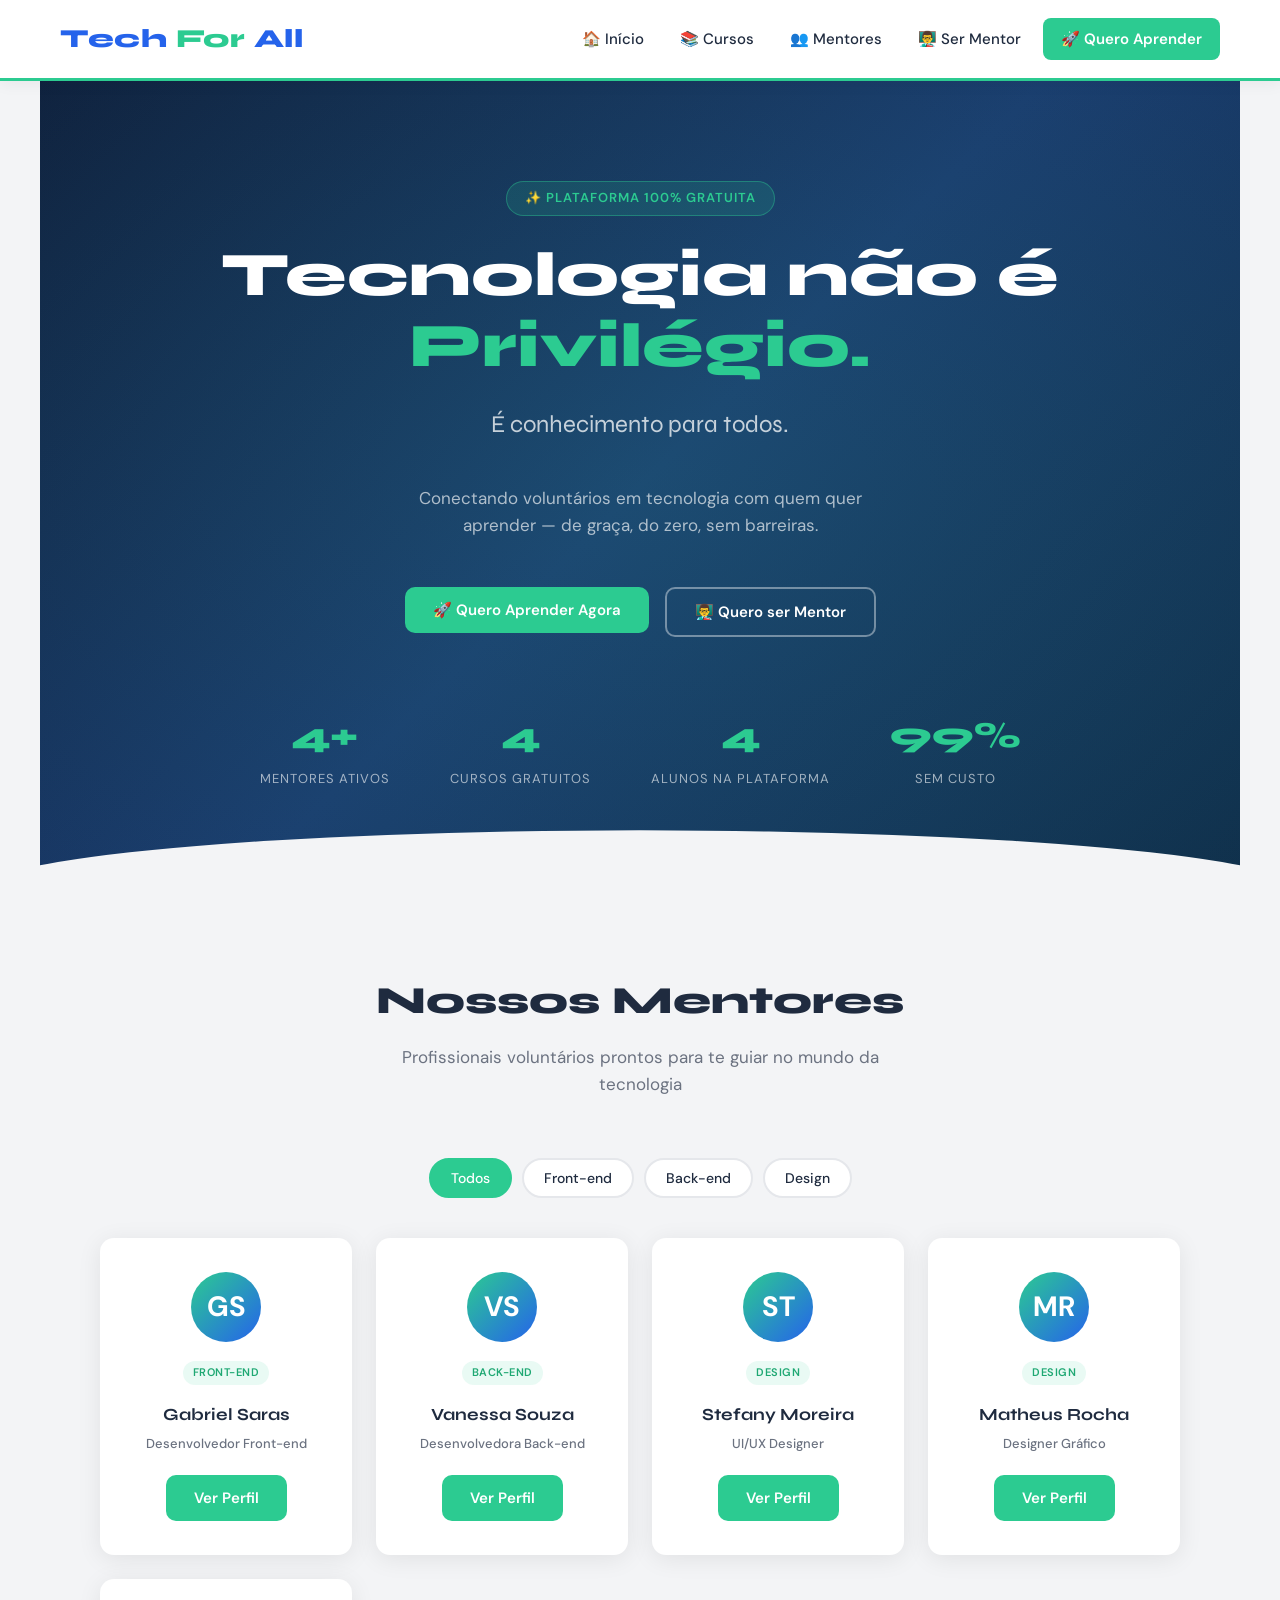
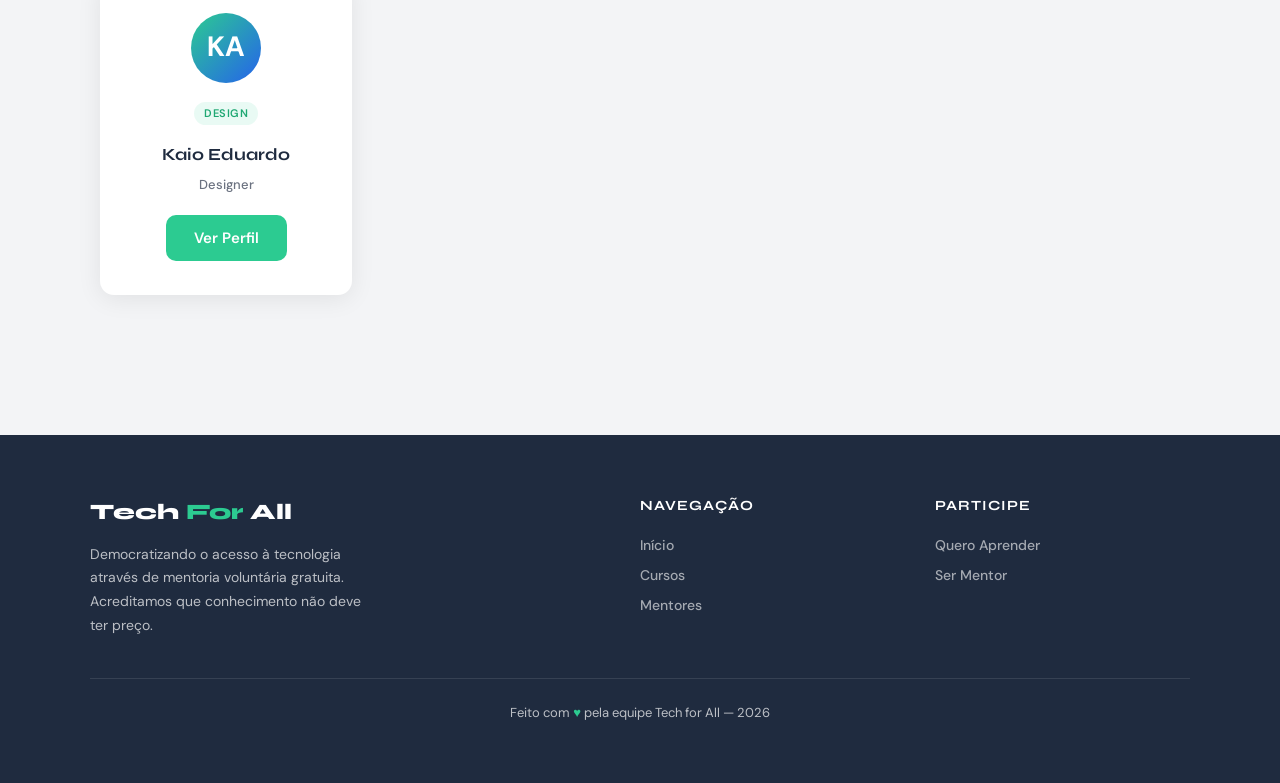
<file: index.html>
<!DOCTYPE html>
<html lang="pt-br">
<head>
    <meta charset="UTF-8">
    <meta name="viewport" content="width=device-width, initial-scale=1.0">

    <!-- SEO: Descrição para mecanismos de busca -->
    <meta name="description" content="Tech for All — Plataforma gratuita de mentoria em tecnologia. Conectamos mentores voluntários a quem quer aprender do zero.">

    <title>Tech for All - Mentoria Gratuita em Tecnologia</title>
    <link rel="stylesheet" href="css/style.css">
</head>

<body>

    <!-- ============================================================
         OVERLAY: Fundo escurecido do menu mobile
         Controlado pelo script.js — aparece ao abrir o hambúrguer
         ============================================================ -->
    <div class="menu-overlay" role="presentation" aria-hidden="true"></div>

    <!-- ============================================================
         HEADER: Cabeçalho fixo com logo e navegação principal
         position: sticky no CSS — acompanha o scroll do usuário
         ============================================================ -->
    <header role="banner">

        <!-- Logo: clicável, leva de volta à home -->
        <a href="index.html" class="logo-link" aria-label="Tech for All — Página Inicial">
            <h1>Tech <span>For</span> All</h1>
        </a>

        <!-- Botão hambúrguer: visível apenas no mobile (max-width: 768px)
             aria-expanded muda via JS para indicar estado ao leitor de tela -->
        <button class="hamburger"
                aria-label="Abrir menu de navegação"
                aria-expanded="false"
                aria-controls="menu-principal">
            <span></span>
            <span></span>
            <span></span>
        </button>

        <!-- Navegação principal
             id="menu-principal" referenciado pelo aria-controls do hambúrguer -->
        <nav class="menu" id="menu-principal" role="navigation" aria-label="Menu principal">
            <a href="index.html" aria-current="page">🏠 Início</a>
            <a href="pages/curso.html">📚 Cursos</a>
            <a href="Mentores/mentor.html">👥 Mentores</a>
            <a href="cadastro/quero-ser-mentor.html">👨‍🏫 Ser Mentor</a>
            <a href="cadastro/quero-ser-aluno.html" class="btn-menu">🚀 Quero Aprender</a>
        </nav>
    </header>

    <!-- ============================================================
         MAIN: Conteúdo principal da página
         Agrupa o hero e a seção de mentores
         ============================================================ -->
    <main>

        <!-- ============================================================
             HERO SECTION: Apresentação principal da plataforma
             Contém: badge, título, subtítulo, CTAs e estatísticas
             Animação de fundo via CSS (@keyframes pulseGlow)
             ============================================================ -->
        <section class="hero" aria-labelledby="hero-titulo">

            <!-- Badge de destaque — posicionado acima do título -->
            <span class="hero-badge" role="text">✨ Plataforma 100% Gratuita</span>

            <!-- Título principal — id referenciado no aria-labelledby da section -->
            <h2 id="hero-titulo">
                Tecnologia não é<br>
                <span class="destaque">Privilégio.</span>
            </h2>

            <h3>É conhecimento para todos.</h3>

            <p>Conectando voluntários em tecnologia com quem quer aprender —
               de graça, do zero, sem barreiras.</p>

            <!-- Botões de ação (CTA) -->
            <div class="hero-buttons">
                <a href="cadastro/quero-ser-aluno.html">
                    <button type="button">🚀 Quero Aprender Agora</button>
                </a>
                <a href="cadastro/quero-ser-mentor.html">
                    <button type="button" class="btn-outline">👨‍🏫 Quero ser Mentor</button>
                </a>
            </div>

            <!-- Estatísticas animadas
                 data-alvo    = valor final do contador (JS anima de 0 até este valor)
                 data-sufixo  = caractere exibido após o número (+, %, etc.)
                 A animação usa requestAnimationFrame no script.js -->
            <div class="hero-stats" role="list" aria-label="Estatísticas da plataforma">
                <div class="stat-item" role="listitem">
                    <span class="stat-numero" data-alvo="5" data-sufixo="+">5+</span>
                    <span class="stat-label">Mentores Ativos</span>
                </div>
                <div class="stat-item" role="listitem">
                    <span class="stat-numero" data-alvo="5" data-sufixo="">5</span>
                    <span class="stat-label">Cursos Gratuitos</span>
                </div>
                <div class="stat-item" role="listitem">
                    <span class="stat-numero" data-alvo="5" data-sufixo="">5</span>
                    <span class="stat-label">Alunos na Plataforma</span>
                </div>
                <div class="stat-item" role="listitem">
                    <span class="stat-numero" data-alvo="100" data-sufixo="%">100%</span>
                    <span class="stat-label">Sem Custo</span>
                </div>
            </div>
        </section>

        <!-- ============================================================
             SEÇÃO MENTORES: Lista os mentores cadastrados na plataforma
             Contém: título, filtros por área e cards dos mentores
             Filtros controlados por JS (funcionalidade 6 do script.js)
             Cards animados via Scroll Reveal (funcionalidade 2)
             ============================================================ -->
        <section aria-labelledby="titulo-mentores">

            <!-- Título da seção -->
            <div class="section-titulo reveal">
                <h2 id="titulo-mentores">Nossos Mentores</h2>
                <p>Profissionais voluntários prontos para te guiar no mundo da tecnologia</p>
            </div>

            <!-- Filtros por área de atuação
                 data-filtro = valor comparado com data-area dos cards
                 Classe "ativo" marca o filtro selecionado (estilo CSS + JS) -->
            <div class="filtro-mentores reveal" role="group" aria-label="Filtrar mentores por área">
                <button class="filtro-btn ativo" data-filtro="todos" type="button" aria-pressed="true">Todos</button>
                <button class="filtro-btn" data-filtro="frontend" type="button" aria-pressed="false">Front-end</button>
                <button class="filtro-btn" data-filtro="backend"  type="button" aria-pressed="false">Back-end</button>
                <button class="filtro-btn" data-filtro="design"   type="button" aria-pressed="false">Design</button>
            </div>

            <!-- Grade de cards dos mentores
                 data-area = categoria usada pelo filtro JS
                 reveal + reveal-delay-N = animação de entrada escalonada (scroll reveal) -->
            <div class="mentores" role="list" aria-label="Lista de mentores">

                <!-- Card: Gabriel Saras — Front-end -->
                <article class="card reveal reveal-delay-1" data-area="frontend" role="listitem">
                    <div class="card-avatar" aria-hidden="true">GS</div>
                    <span class="card-tag">Front-end</span>
                    <h4>Gabriel Saras</h4>
                    <p>Desenvolvedor Front-end</p>
                    <a href="Mentores/gabriel.html" aria-label="Ver perfil de Gabriel Saras">
                        <button type="button">Ver Perfil</button>
                    </a>
                </article>

                <!-- Card: Vanessa Souza — Back-end -->
                <article class="card reveal reveal-delay-2" data-area="backend" role="listitem">
                    <div class="card-avatar" aria-hidden="true">VS</div>
                    <span class="card-tag">Back-end</span>
                    <h4>Vanessa Souza</h4>
                    <p>Desenvolvedora Back-end</p>
                    <a href="Mentores/vanessa.html" aria-label="Ver perfil de Vanessa Souza">
                        <button type="button">Ver Perfil</button>
                    </a>
                </article>

                <!-- Card: Stefany — Design -->
                <article class="card reveal reveal-delay-3" data-area="design" role="listitem">
                    <div class="card-avatar" aria-hidden="true">ST</div>
                    <span class="card-tag">Design</span>
                    <h4>Stefany Moreira</h4>
                    <p>UI/UX Designer</p>
                    <a href="Mentores/stefany.html" aria-label="Ver perfil de Stefany Moreira">
                        <button type="button">Ver Perfil</button>
                    </a>
                </article>

                <!-- Card: Matheus Rocha — Design -->
                <article class="card reveal reveal-delay-4" data-area="design" role="listitem">
                    <div class="card-avatar" aria-hidden="true">MR</div>
                    <span class="card-tag">Design</span>
                    <h4>Matheus Rocha</h4>
                    <p>Designer Gráfico</p>
                    <a href="Mentores/matheus.html" aria-label="Ver perfil de Matheus Rocha">
                        <button type="button">Ver Perfil</button>
                    </a>
                </article>

                <!-- Card: Kaio Eduardo — Design -->
                <article class="card reveal reveal-delay-5" data-area="design" role="listitem">
                    <div class="card-avatar" aria-hidden="true">KA</div>
                    <span class="card-tag">Design</span>
                    <h4>Kaio Eduardo</h4>
                    <p>Designer</p>
                    <a href="Mentores/kaio.html" aria-label="Ver perfil de Kaio Eduardo">
                        <button type="button">Ver Perfil</button>
                    </a>
                </article>
            </div>
        </section>

    </main><!-- /main -->

    <!-- ============================================================
         FOOTER: Rodapé com links de navegação e créditos
         Grid de 3 colunas no desktop, 1 coluna no mobile (CSS)
         ============================================================ -->
    <footer role="contentinfo">
        <div class="footer-grid">

            <!-- Coluna 1: Marca e descrição -->
            <div class="footer-marca">
                <h3>Tech <span>For</span> All</h3>
                <p>Democratizando o acesso à tecnologia através de mentoria
                   voluntária gratuita. Acreditamos que conhecimento não deve ter preço.</p>
            </div>

            <!-- Coluna 2: Navegação rápida -->
            <nav class="footer-col" aria-label="Links de navegação do rodapé">
                <h4>Navegação</h4>
                <a href="index.html">Início</a>
                <a href="pages/curso.html">Cursos</a>
                <a href="Mentores/mentor.html">Mentores</a>
            </nav>

            <!-- Coluna 3: Links de participação -->
            <nav class="footer-col" aria-label="Links para participar da plataforma">
                <h4>Participe</h4>
                <a href="cadastro/quero-ser-aluno.html">Quero Aprender</a>
                <a href="cadastro/quero-ser-mentor.html">Ser Mentor</a>
            </nav>
        </div>

        <!-- Linha de crédito -->
        <div class="footer-bottom">
            <p>Feito com <span aria-label="amor">♥</span> pela equipe Tech for All — 2026</p>
        </div>
    </footer>

    <!-- ============================================================
         SCRIPT PRINCIPAL
         Carregado no final do body para não bloquear a renderização
         Contém: menu mobile, scroll reveal, validações, filtros, etc.
         ============================================================ -->
    <script src="script/script.js"></script>

</body>
</html>
</file>
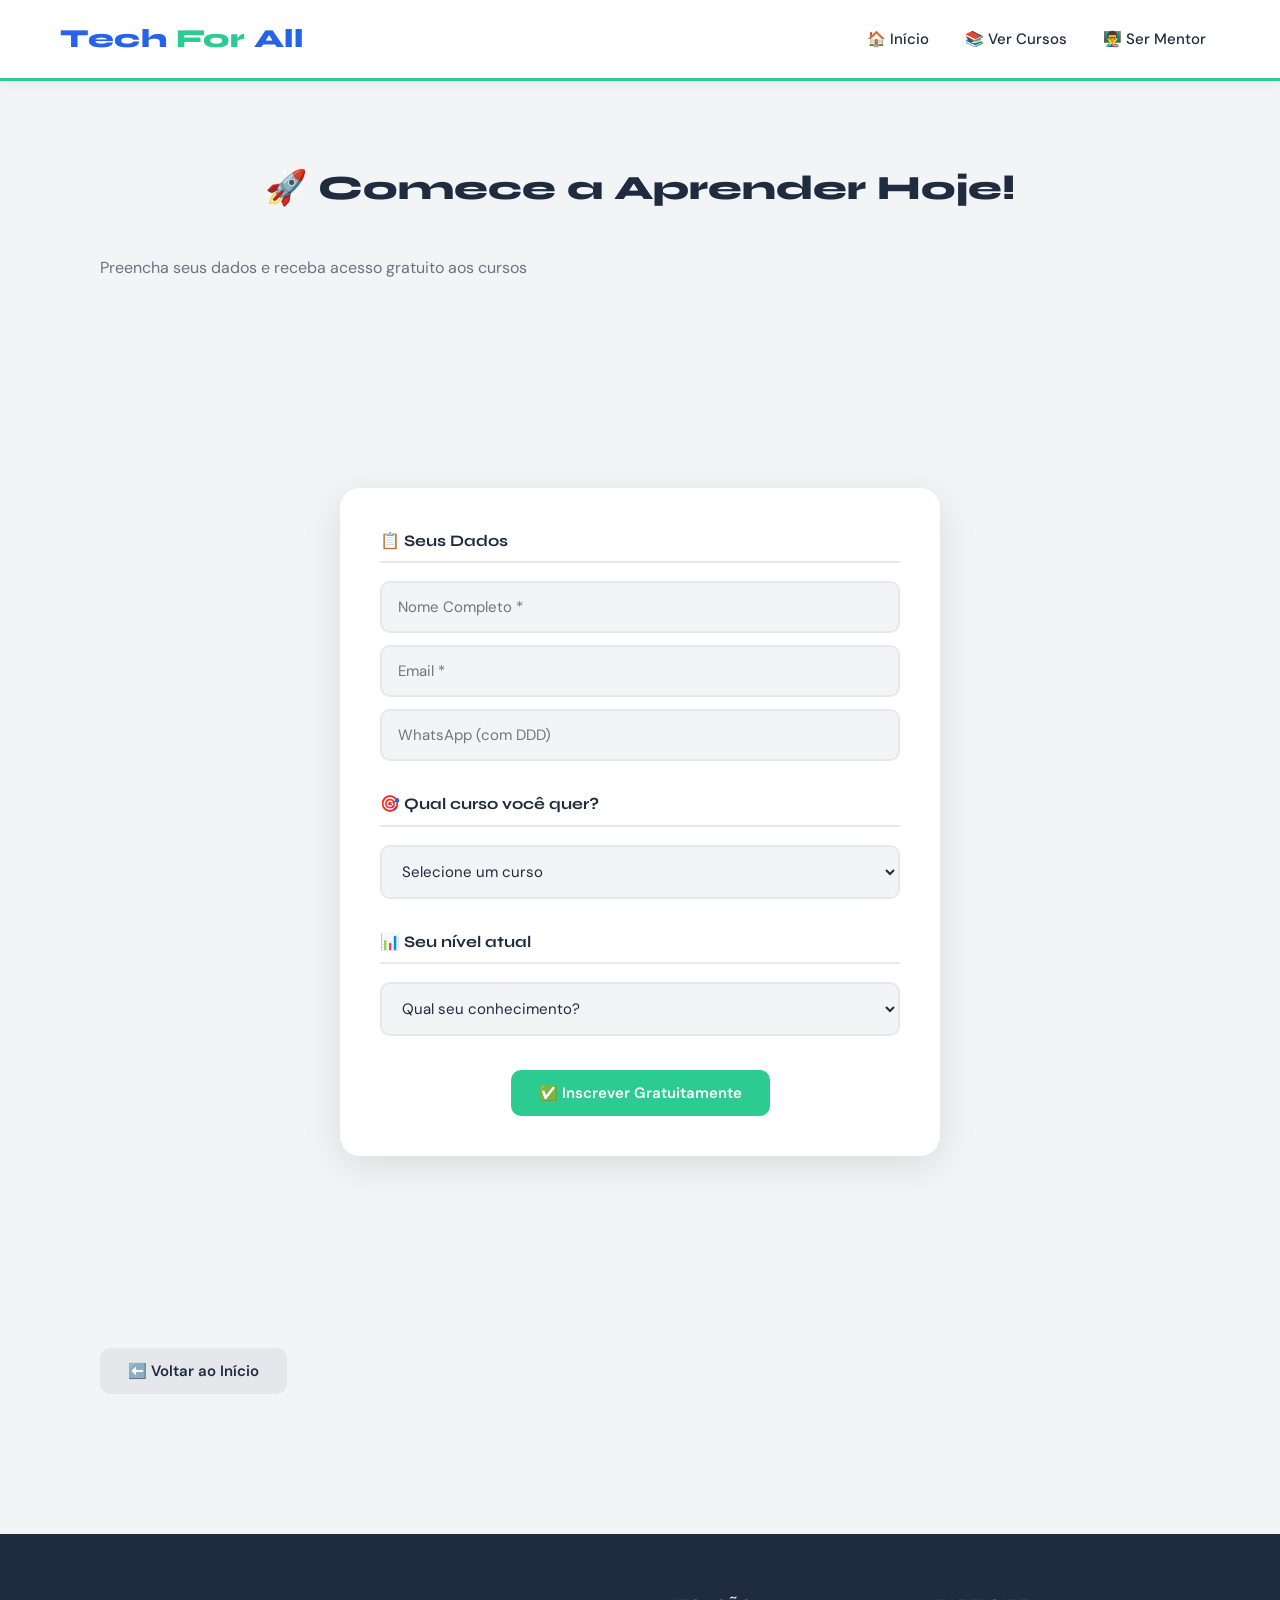
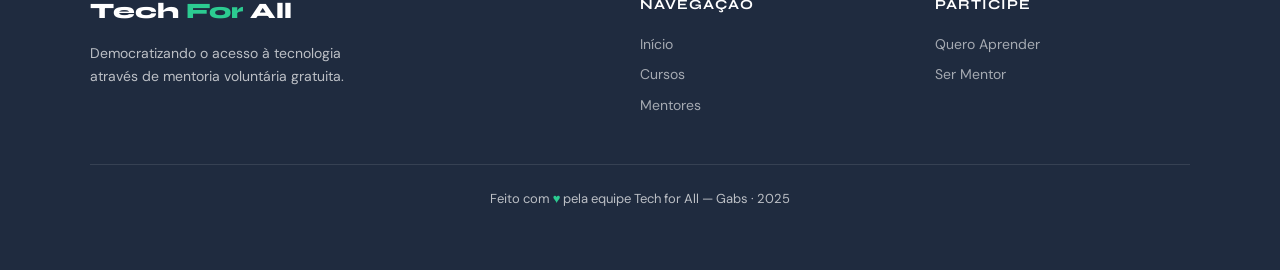
<file: cadastro/quero-ser-aluno.html>
<!DOCTYPE html>
<!-- FORMULÁRIO ESPECÍFICO: Inscrição de ALUNOS -->

<html lang="pt-br">
<head>
    <!-- METADADOS DO FORMULÁRIO ALUNO -->
    <meta charset="UTF-8">
    <!-- Codificação para acentos -->
    
    <meta name="viewport" content="width=device-width, initial-scale=1.0">
    <!-- Responsividade completa -->
    
    <title>Quero Aprender - Tech for All</title>
    <!-- Título específico para alunos -->
    
    <link rel="stylesheet" href="../css/style.css">
    <!-- Estilos globais do projeto -->
</head>

<body>

    <!-- OVERLAY MENU MOBILE -->
    <!-- Fundo escurecido que aparece quando o menu hambúrguer está aberto -->
    <div class="menu-overlay"></div>

    <!-- HEADER: Navegação simplificada para formulário -->
    <header>
        <!-- Cabeçalho padrão do site -->
        <h1>Tech <span>For</span> All</h1>
        <!-- Logo principal com destaque na palavra "For" -->

        <!-- BOTÃO HAMBÚRGUER: Visível apenas em telas mobile -->
        <!-- Controlado pelo script.js - vira X ao abrir o menu -->
        <button class="hamburger" aria-label="Abrir menu">
            <span></span>
            <span></span>
            <span></span>
        </button>
        
        <nav class="menu">
            <!-- Menu mínimo para conversão -->
            <a href="../index.html">🏠 Início</a>
            <!-- Volta para home -->
            
            <a href="../pages/curso.html">📚 Ver Cursos</a>
            <!-- Lista de cursos disponíveis -->

            <a href="../cadastro/quero-ser-mentor.html">👨‍🏫 Ser Mentor</a>
            <!-- Link para cadastro de mentor -->
        </nav>
    </header>

    <main>
        <!-- HERO: Call-to-action do formulário aluno -->
        <section>
            <h2>🚀 Comece a Aprender Hoje!</h2>
            <!-- Título motivacional -->
            <p>Preencha seus dados e receba acesso gratuito aos cursos</p>
            <!-- Descrição do benefício -->
        </section>

        <!-- FORMULÁRIO ALUNO: Coleta dados específicos -->
        <!-- id="formAluno" é usado pelo script.js para localizar e validar o form -->
        <section>
            <form id="formAluno" class="form-principal">

                <!-- DADOS PESSOAIS -->
                <h3>📋 Seus Dados</h3>
                <!-- Agrupamento visual dos campos pessoais -->
                
                <input type="text" 
                       id="nomeAluno" 
                       placeholder="Nome Completo *" 
                       required>
                <!-- Campo obrigatório - mínimo 3 caracteres (validado no JS) -->
                
                <input type="email" 
                       id="emailAluno" 
                       placeholder="Email *" 
                       required>
                <!-- Validação de formato de email feita no script.js -->
                
                <input type="tel" 
                       id="whatsappAluno" 
                       placeholder="WhatsApp (com DDD)">
                <!-- Contato principal - campo opcional para alunos -->

                <!-- PREFERÊNCIAS DE CURSO -->
                <h3>🎯 Qual curso você quer?</h3>
                <!-- Agrupamento de preferências -->
                
                <!-- id="cursoPreferido" referenciado no script.js para validação -->
                <select id="cursoPreferido" required>
                    <option value="">Selecione um curso</option>
                    <!-- Opção padrão vazia - obrigatório selecionar uma opção -->
                    <option value="web">💻 Desenvolvimento Web (HTML/CSS/JS)</option>
                    <option value="python">🐍 Python Completo</option>
                    <option value="uiux">🎨 UI/UX Design</option>
                    <option value="banco">🗄️ Banco de Dados (SQL)</option>
                    <option value="logica">🧠 Lógica de Programação</option>
                </select>

                <!-- EXPERIÊNCIA ATUAL -->
                <h3>📊 Seu nível atual</h3>
                <!-- Agrupamento de nível de conhecimento -->
                
                <!-- id="nivelAtual" referenciado no script.js para validação -->
                <select id="nivelAtual" required>
                    <option value="">Qual seu conhecimento?</option>
                    <option value="zero">Nunca programei</option>
                    <option value="basico">Sei o básico</option>
                    <option value="medio">Tenho algum conhecimento</option>
                    <option value="avancado">Já desenvolvo projetos</option>
                </select>

                <!-- BOTÕES DE AÇÃO -->
                <!-- type="submit" dispara o evento submit capturado no script.js -->
                <div class="form-buttons">
                    <button type="submit" class="btn-primary">
                        ✅ Inscrever Gratuitamente
                    </button>
                    <!-- Botão principal de conversão -->
                    <!-- Ao clicar: script.js valida os campos e exibe modal de sucesso -->
                </div>
            </form>
        </section>

        <!-- ALTERNATIVA: Botão voltar separado do formulário -->
        <section class="voltar-section">
            <a href="../index.html">
                <button class="btn-secundario">⬅️ Voltar ao Início</button>
            </a>
        </section>
    </main>

    <!-- FOOTER -->
    <footer>
        <div class="footer-grid">
            <div class="footer-marca">
                <h3>Tech <span>For</span> All</h3>
                <p>Democratizando o acesso à tecnologia através de mentoria voluntária gratuita.</p>
            </div>
            <div class="footer-col">
                <h4>Navegação</h4>
                <a href="../index.html">Início</a>
                <a href="../pages/curso.html">Cursos</a>
                <a href="../Mentores/mentor.html">Mentores</a>
            </div>
            <div class="footer-col">
                <h4>Participe</h4>
                <a href="../cadastro/quero-ser-aluno.html">Quero Aprender</a>
                <a href="../cadastro/quero-ser-mentor.html">Ser Mentor</a>
            </div>
        </div>
        <div class="footer-bottom">
            <p>Feito com <span>♥</span> pela equipe Tech for All — Gabs · 2025</p>
        </div>
    </footer>

    <!-- VALIDAÇÃO E FUNCIONALIDADE JS -->
    <!-- script.js detecta o id="formAluno" e aplica toda a validação automaticamente -->
    <script src="../script/script.js"></script>
</body>
</html>
</file>
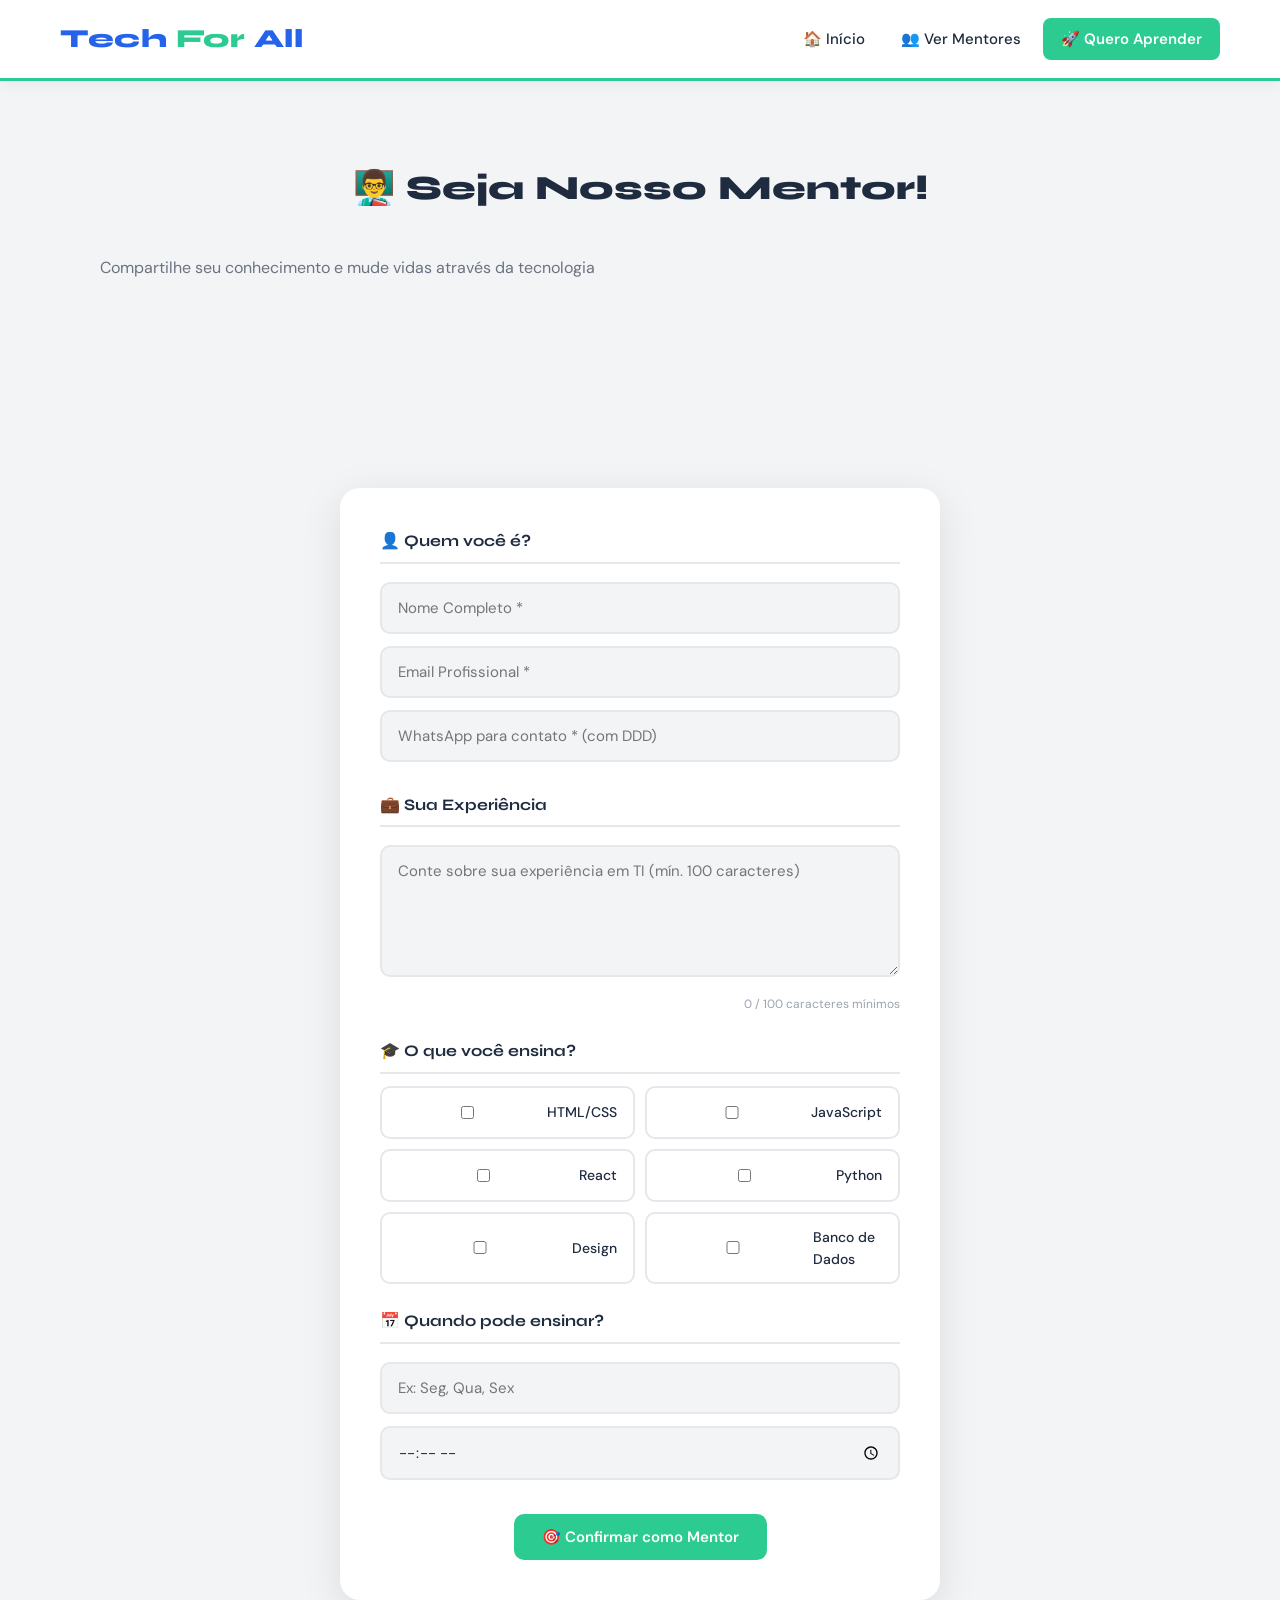
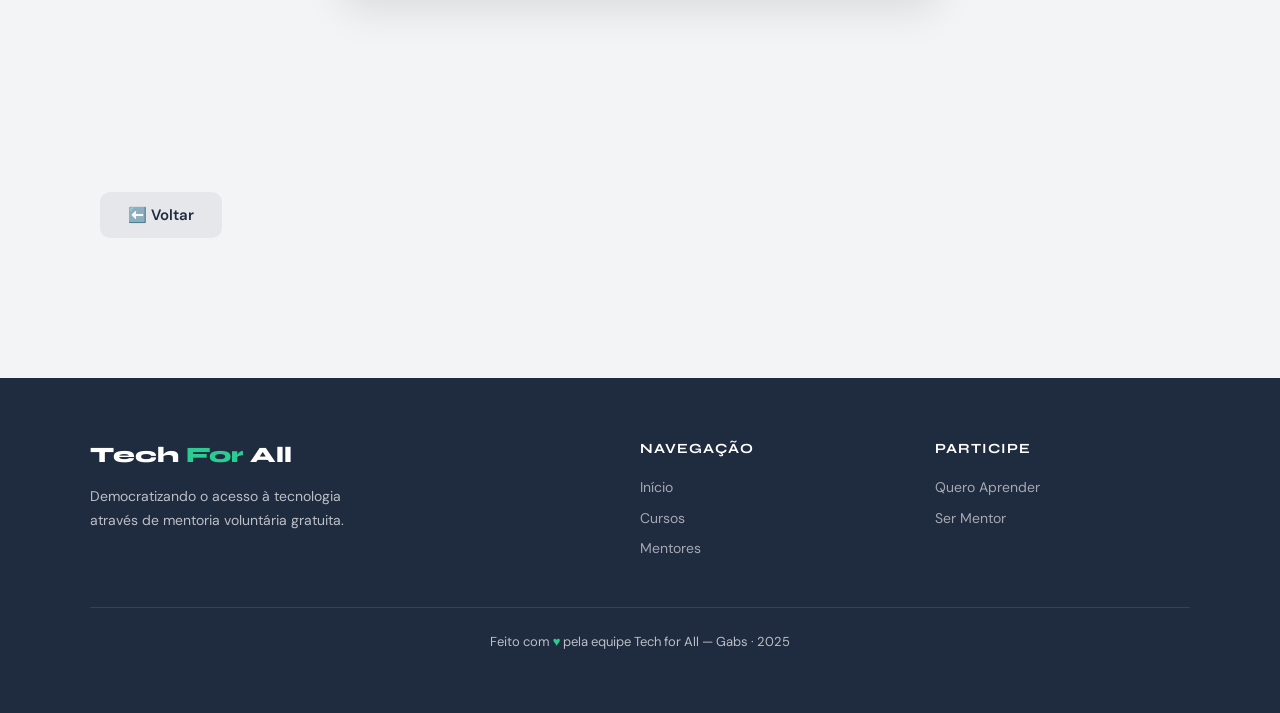
<file: cadastro/quero-ser-mentor.html>
<!DOCTYPE html>
<!-- FORMULÁRIO ESPECÍFICO: Cadastro de MENTORES VOLUNTÁRIOS -->

<html lang="pt-br">
<head>
    <!-- METADADOS DO FORMULÁRIO MENTOR -->
    <meta charset="UTF-8">
    <!-- Codificação para acentos -->
    
    <meta name="viewport" content="width=device-width, initial-scale=1.0">
    <!-- Responsividade completa -->
    
    <title>Quero Ser Mentor - Tech for All</title>
    <!-- Título específico para mentores -->
    
    <link rel="stylesheet" href="../css/style.css">
    <!-- Estilos globais do projeto -->
</head>

<body>

    <!-- OVERLAY MENU MOBILE -->
    <!-- Fundo escurecido que aparece quando o menu hambúrguer está aberto -->
    <div class="menu-overlay"></div>

    <!-- HEADER: Navegação para mentor -->
    <header>
        <h1>Tech <span>For</span> All</h1>
        <!-- Logo principal com destaque na palavra "For" -->

        <!-- BOTÃO HAMBÚRGUER: Visível apenas em telas mobile -->
        <!-- Controlado pelo script.js - vira X ao abrir o menu -->
        <button class="hamburger" aria-label="Abrir menu">
            <span></span>
            <span></span>
            <span></span>
        </button>

        <nav class="menu">
            <a href="../index.html">🏠 Início</a>
            <!-- Home principal -->
            
            <a href="../Mentores/mentor.html">👥 Ver Mentores</a>
            <!-- Lista atual de mentores -->

            <a href="../cadastro/quero-ser-aluno.html" class="btn-menu">🚀 Quero Aprender</a>
            <!-- Link para inscrição de alunos -->
        </nav>
    </header>

    <main>
        <!-- HERO: Convite para mentoria -->
        <section>
            <h2>👨‍🏫 Seja Nosso Mentor!</h2>
            <!-- Título específico para mentores -->
            
            <p>Compartilhe seu conhecimento e mude vidas através da tecnologia</p>
            <!-- Mensagem inspiradora -->
        </section>

        <!-- FORMULÁRIO MENTOR: Dados profissionais -->
        <!-- id="formMentor" é usado pelo script.js para localizar e validar o form -->
        <section>
            <form id="formMentor" class="form-principal">

                <!-- IDENTIFICAÇÃO -->
                <h3>👤 Quem você é?</h3>
                <!-- Agrupamento dos dados de identificação -->
                
                <input type="text" 
                       id="nomeMentor" 
                       placeholder="Nome Completo *" 
                       required>
                <!-- Campo obrigatório - mínimo 3 caracteres (validado no JS) -->
                
                <input type="email" 
                       id="emailMentor" 
                       placeholder="Email Profissional *" 
                       required>
                <!-- Validação de formato de email feita no script.js -->
                
                <input type="tel" 
                       id="whatsappMentor" 
                       placeholder="WhatsApp para contato * (com DDD)" 
                       required>
                <!-- Obrigatório para mentores - validado: mínimo 10 dígitos com DDD -->

                <!-- EXPERIÊNCIA PROFISSIONAL -->
                <h3>💼 Sua Experiência</h3>
                <!-- Agrupamento de experiência e trajetória -->
                
                <!-- id="experiencia" referenciado no JS para validação e contador de chars -->
                <textarea id="experiencia" 
                          placeholder="Conte sobre sua experiência em TI (mín. 100 caracteres)" 
                          rows="5" 
                          required></textarea>
                <!-- Área de texto longa - mínimo 100 caracteres -->
                <!-- script.js adiciona contador de caracteres em tempo real abaixo deste campo -->

                <!-- ÁREAS DE ENSINO -->
                <h3>🎓 O que você ensina?</h3>
                <!-- Agrupamento das especialidades do mentor -->
                
                <!-- Múltipla escolha - ao menos 1 obrigatória (validado no JS) -->
                <!-- Os values são usados no modal de sucesso para listar as áreas escolhidas -->
                <div class="areas-ensino">
                    <label><input type="checkbox" value="HTML/CSS"> HTML/CSS</label>
                    <label><input type="checkbox" value="JavaScript"> JavaScript</label>
                    <label><input type="checkbox" value="React"> React</label>
                    <label><input type="checkbox" value="Python"> Python</label>
                    <label><input type="checkbox" value="Design"> Design</label>
                    <label><input type="checkbox" value="Banco de Dados"> Banco de Dados</label>
                </div>

                <!-- DISPONIBILIDADE -->
                <h3>📅 Quando pode ensinar?</h3>
                <!-- Agrupamento de disponibilidade de horários -->
                
                <input type="text" 
                       id="diasDisponiveis" 
                       placeholder="Ex: Seg, Qua, Sex">
                <!-- Dias disponíveis em formato livre -->
                
                <input type="time" 
                       id="horarioInicio">
                <!-- Horário de início das aulas -->

                <!-- CONFIRMAÇÃO -->
                <!-- type="submit" dispara o evento submit capturado no script.js -->
                <div class="form-buttons">
                    <button type="submit" class="btn-primary">
                        🎯 Confirmar como Mentor
                    </button>
                    <!-- Ao clicar: script.js valida todos os campos e exibe modal de sucesso -->
                </div>
            </form>
        </section>

        <!-- NAVEGAÇÃO DE VOLTA -->
        <section class="voltar-section">
            <a href="../index.html">
                <button class="btn-secundario">⬅️ Voltar</button>
            </a>
        </section>
    </main>

    <!-- FOOTER -->
    <footer>
        <div class="footer-grid">
            <div class="footer-marca">
                <h3>Tech <span>For</span> All</h3>
                <p>Democratizando o acesso à tecnologia através de mentoria voluntária gratuita.</p>
            </div>
            <div class="footer-col">
                <h4>Navegação</h4>
                <a href="../index.html">Início</a>
                <a href="../pages/curso.html">Cursos</a>
                <a href="../Mentores/mentor.html">Mentores</a>
            </div>
            <div class="footer-col">
                <h4>Participe</h4>
                <a href="../cadastro/quero-ser-aluno.html">Quero Aprender</a>
                <a href="../cadastro/quero-ser-mentor.html">Ser Mentor</a>
            </div>
        </div>
        <div class="footer-bottom">
            <p>Feito com <span>♥</span> pela equipe Tech for All — Gabs · 2025</p>
        </div>
    </footer>

    <!-- PROCESSAMENTO DO FORMULÁRIO MENTOR -->
    <!-- script.js detecta o id="formMentor" e aplica toda a validação automaticamente -->
    <script src="../script/script.js"></script>
</body>
</html>
</file>
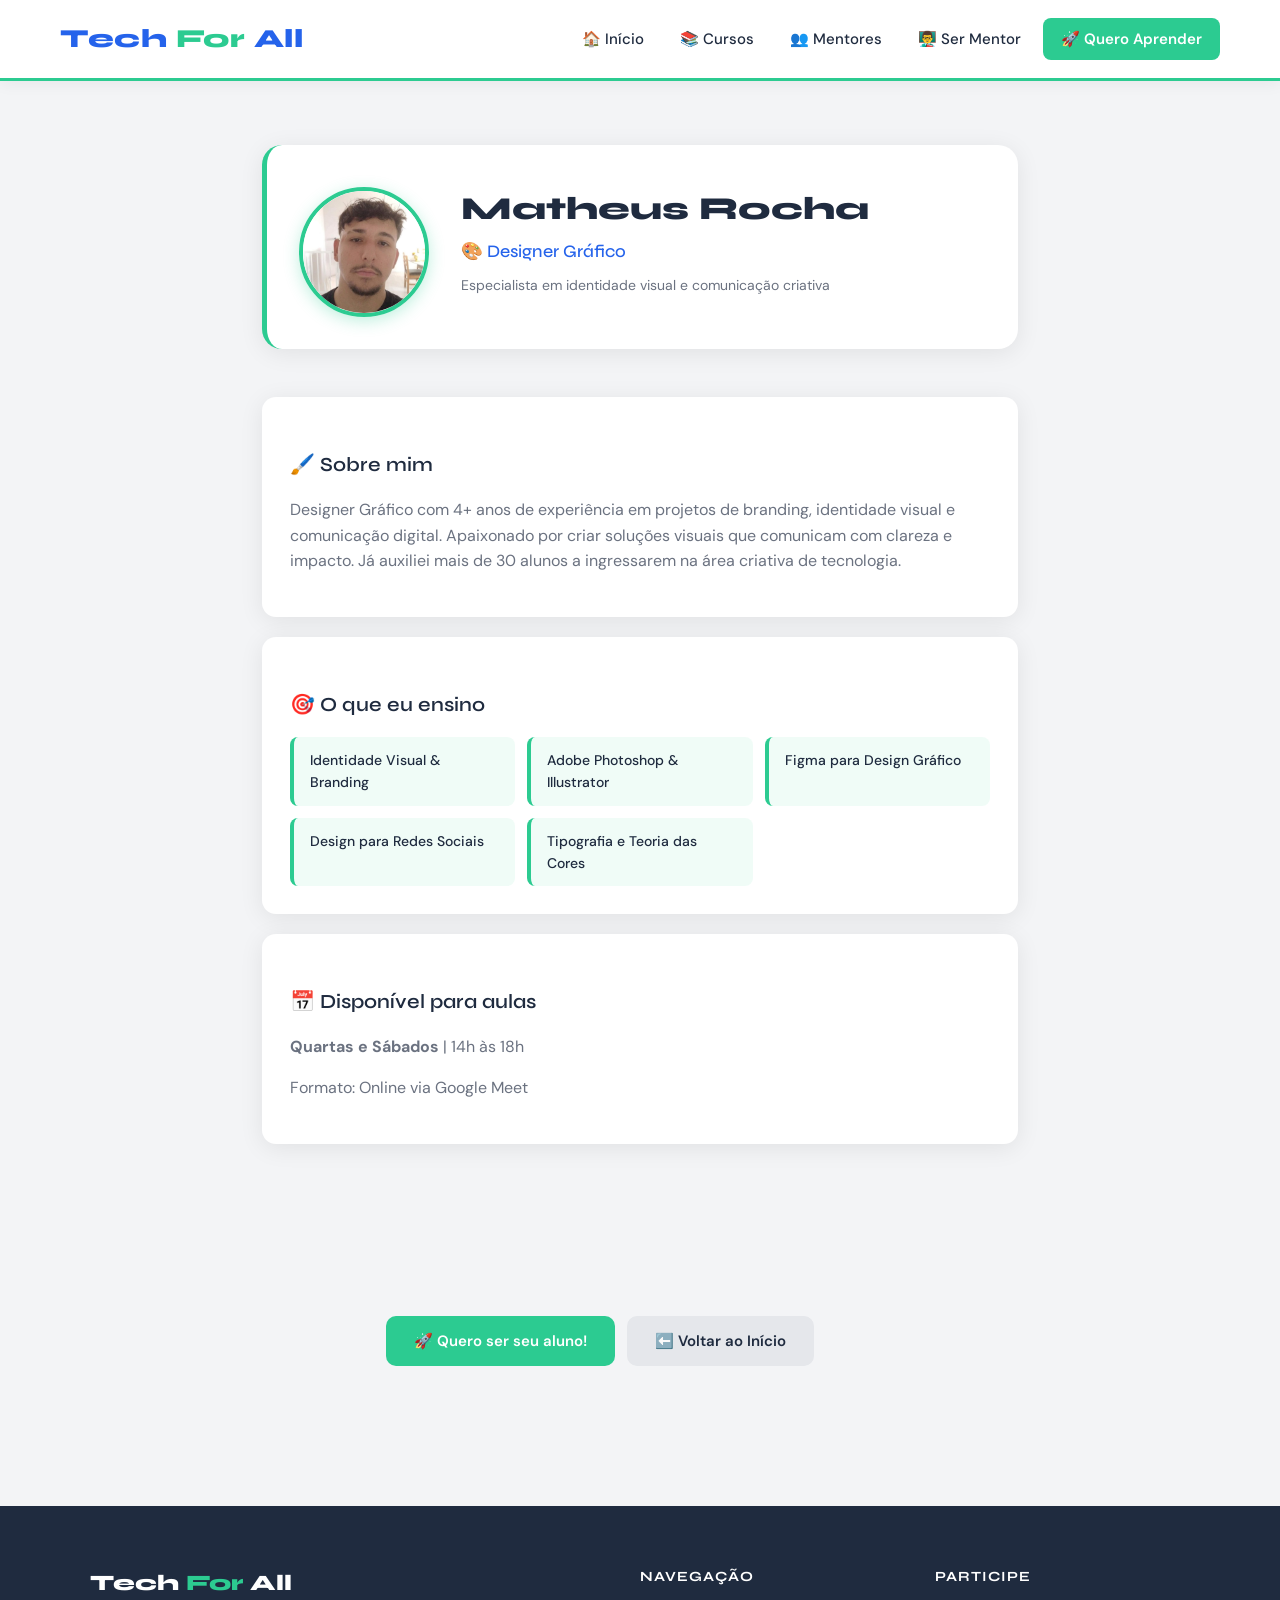
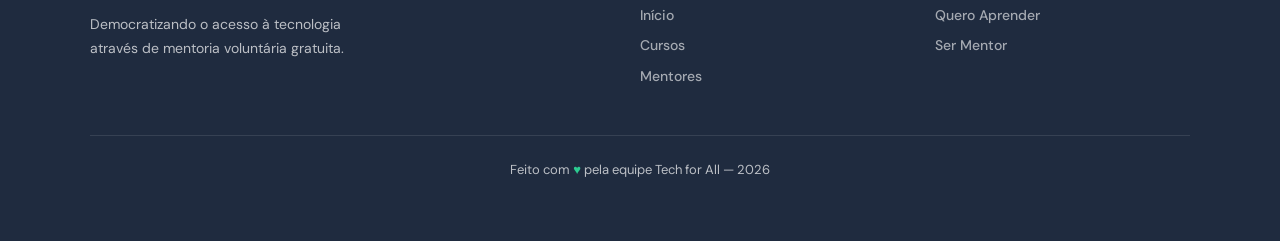
<file: Mentores/matheus.html>
<!DOCTYPE html>
<html lang="pt-br">
<head>
    <meta charset="UTF-8">
    <meta name="viewport" content="width=device-width, initial-scale=1.0">
    <meta name="description" content="Perfil de Matheus Rocha — Designer Gráfico e mentor voluntário na Tech for All.">
    <title>Matheus Rocha - Tech for All</title>
    <link rel="stylesheet" href="../css/style.css">
</head>

<body>

    <!-- ============================================================
         OVERLAY: Fundo escurecido do menu mobile
         ============================================================ -->
    <div class="menu-overlay" role="presentation" aria-hidden="true"></div>

    <!-- ============================================================
         HEADER: Navegação padrão do projeto
         ============================================================ -->
    <header role="banner">
        <a href="../index.html" class="logo-link" aria-label="Tech for All — Página Inicial">
            <h1>Tech <span>For</span> All</h1>
        </a>

        <button class="hamburger"
                aria-label="Abrir menu de navegação"
                aria-expanded="false"
                aria-controls="menu-principal">
            <span></span>
            <span></span>
            <span></span>
        </button>

        <nav class="menu" id="menu-principal" role="navigation" aria-label="Menu principal">
            <a href="../index.html">🏠 Início</a>
            <a href="../pages/curso.html">📚 Cursos</a>
            <a href="../Mentores/mentor.html">👥 Mentores</a>
            <a href="../cadastro/quero-ser-mentor.html">👨‍🏫 Ser Mentor</a>
            <a href="../cadastro/quero-ser-aluno.html" class="btn-menu">🚀 Quero Aprender</a>
        </nav>
    </header>

    <!-- ============================================================
         MAIN: Perfil completo de Matheus Rocha
         Segue o mesmo padrão de gabriel.html e vanessa.html
         ============================================================ -->
    <main class="perfil-mentor">

        <!-- ============================================================
             CABEÇALHO DO PERFIL: Foto, nome e especialidade
             ============================================================ -->
        <section class="perfil-cabecalho">
            <!-- Foto do mentor — loading="lazy" para performance -->
            <img src="../pages/imagens/img_mentores/matheus.jpeg"
                 alt="Foto de Matheus Rocha — Designer Gráfico e mentor"
                 class="foto-mentor"
                 loading="lazy">

            <div class="info-mentor">
                <h1>Matheus Rocha</h1>
                <h2>🎨 Designer Gráfico</h2>
                <p>Especialista em identidade visual e comunicação criativa</p>
            </div>
        </section>

        <!-- ============================================================
             BIOGRAFIA: Apresentação pessoal e profissional
             ============================================================ -->
        <section class="biografia">
            <h3>🖌️ Sobre mim</h3>
            <p>
                Designer Gráfico com 4+ anos de experiência em projetos de branding,
                identidade visual e comunicação digital. Apaixonado por criar soluções
                visuais que comunicam com clareza e impacto. Já auxiliei mais de 30
                alunos a ingressarem na área criativa de tecnologia.
            </p>
        </section>

        <!-- ============================================================
             HABILIDADES: O que o mentor ensina
             ============================================================ -->
        <section class="habilidades">
            <h3>🎯 O que eu ensino</h3>
            <ul class="lista-habilidades">
                <li>Identidade Visual & Branding</li>
                <li>Adobe Photoshop & Illustrator</li>
                <li>Figma para Design Gráfico</li>
                <li>Design para Redes Sociais</li>
                <li>Tipografia e Teoria das Cores</li>
            </ul>
        </section>

        <!-- ============================================================
             DISPONIBILIDADE: Dias e horários para aulas
             ============================================================ -->
        <section class="disponibilidade">
            <h3>📅 Disponível para aulas</h3>
            <p><strong>Quartas e Sábados</strong> | 14h às 18h</p>
            <p>Formato: Online via Google Meet</p>
        </section>

    </main>

    <!-- ============================================================
         BOTÕES DE AÇÃO: Inscrição e retorno
         ============================================================ -->
    <section class="botoes-acao">
        <a href="../cadastro/quero-ser-aluno.html" class="btn-primary"
           aria-label="Inscrever-se como aluno de Matheus Rocha">
            🚀 Quero ser seu aluno!
        </a>
        <a href="../index.html" class="btn-secundario">
            ⬅️ Voltar ao Início
        </a>
    </section>

    <!-- ============================================================
         FOOTER
         ============================================================ -->
    <footer role="contentinfo">
        <div class="footer-grid">
            <div class="footer-marca">
                <h3>Tech <span>For</span> All</h3>
                <p>Democratizando o acesso à tecnologia através de mentoria voluntária gratuita.</p>
            </div>
            <nav class="footer-col" aria-label="Navegação do rodapé">
                <h4>Navegação</h4>
                <a href="../index.html">Início</a>
                <a href="../pages/curso.html">Cursos</a>
                <a href="../Mentores/mentor.html">Mentores</a>
            </nav>
            <nav class="footer-col" aria-label="Participar">
                <h4>Participe</h4>
                <a href="../cadastro/quero-ser-aluno.html">Quero Aprender</a>
                <a href="../cadastro/quero-ser-mentor.html">Ser Mentor</a>
            </nav>
        </div>
        <div class="footer-bottom">
            <p>Feito com <span aria-label="amor">♥</span> pela equipe Tech for All — 2026</p>
        </div>
    </footer>

    <script src="../script/script.js"></script>

</body>
</html>
</file>
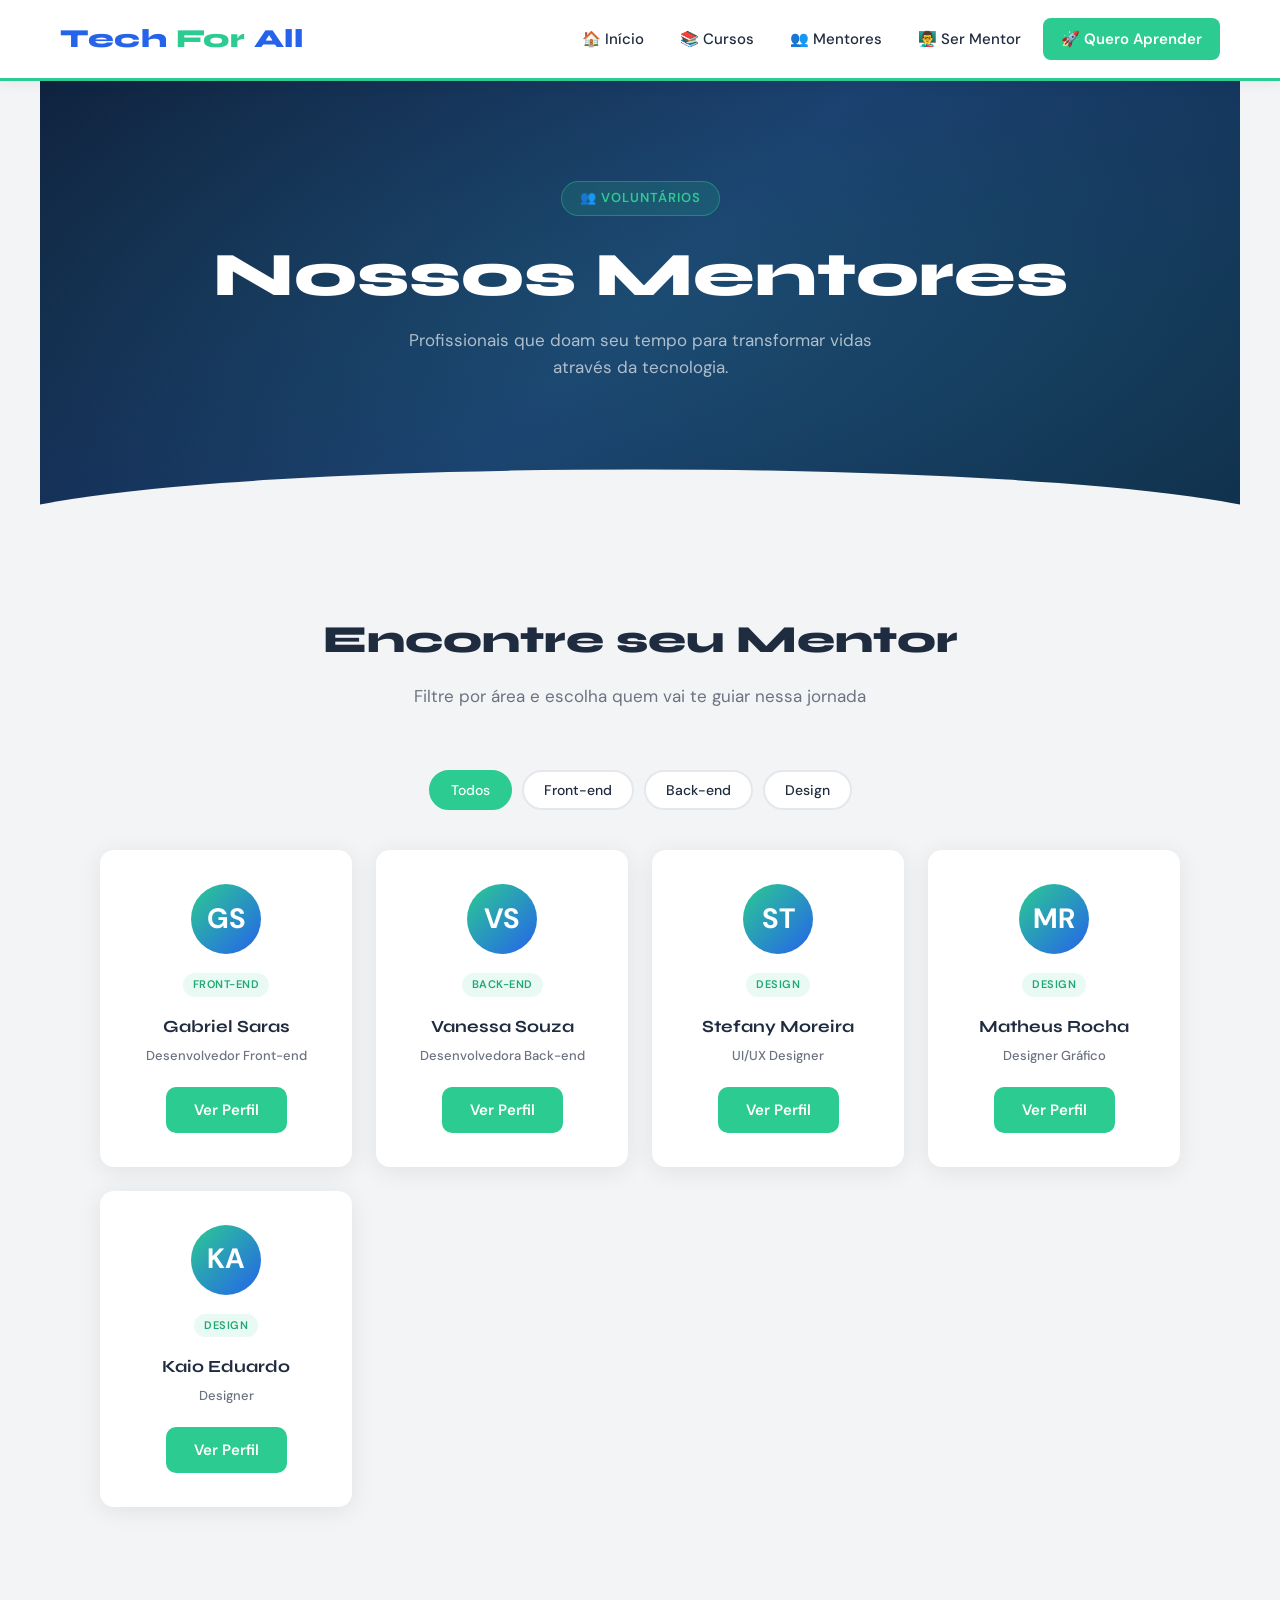
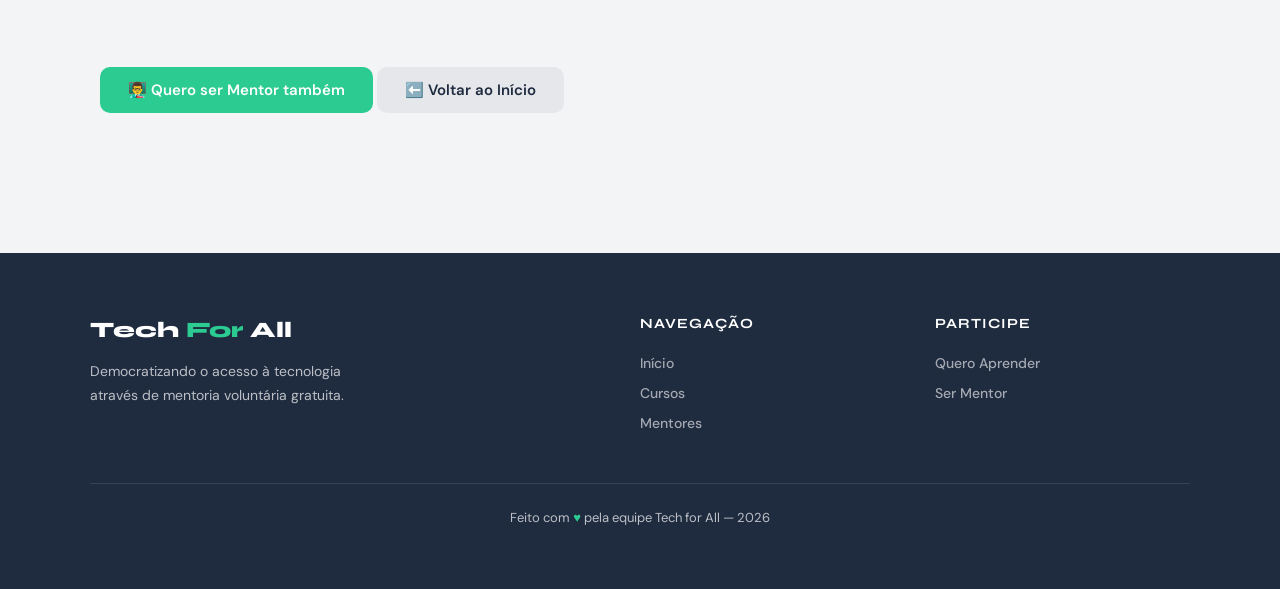
<file: Mentores/mentor.html>
<!DOCTYPE html>
<html lang="pt-br">
<head>
    <meta charset="UTF-8">
    <meta name="viewport" content="width=device-width, initial-scale=1.0">
    <meta name="description" content="Conheça todos os mentores voluntários da plataforma Tech for All.">
    <title>Mentores - Tech for All</title>
    <link rel="stylesheet" href="../css/style.css">
</head>

<body>

    <!-- ============================================================
         OVERLAY: Fundo escurecido do menu mobile
         ============================================================ -->
    <div class="menu-overlay" role="presentation" aria-hidden="true"></div>

    <!-- ============================================================
         HEADER: Navegação padrão
         ============================================================ -->
    <header role="banner">
        <a href="../index.html" class="logo-link" aria-label="Tech for All — Página Inicial">
            <h1>Tech <span>For</span> All</h1>
        </a>

        <button class="hamburger"
                aria-label="Abrir menu de navegação"
                aria-expanded="false"
                aria-controls="menu-principal">
            <span></span>
            <span></span>
            <span></span>
        </button>

        <nav class="menu" id="menu-principal" role="navigation" aria-label="Menu principal">
            <a href="../index.html">🏠 Início</a>
            <a href="../pages/curso.html">📚 Cursos</a>
            <a href="../Mentores/mentor.html" aria-current="page">👥 Mentores</a>
            <a href="../cadastro/quero-ser-mentor.html">👨‍🏫 Ser Mentor</a>
            <a href="../cadastro/quero-ser-aluno.html" class="btn-menu">🚀 Quero Aprender</a>
        </nav>
    </header>

    <!-- ============================================================
         MAIN: Listagem completa dos mentores da plataforma
         ============================================================ -->
    <main>

        <!-- Hero da página -->
        <section class="hero hero-pequeno" aria-labelledby="titulo-mentores-page">
            <span class="hero-badge">👥 Voluntários</span>
            <h2 id="titulo-mentores-page">Nossos Mentores</h2>
            <p>Profissionais que doam seu tempo para transformar vidas através da tecnologia.</p>
        </section>

        <!-- ============================================================
             SEÇÃO DE MENTORES: Filtros + Cards
             Mesma estrutura do index.html para consistência
             ============================================================ -->
        <section aria-labelledby="titulo-lista-mentores">
            <div class="section-titulo reveal">
                <h2 id="titulo-lista-mentores">Encontre seu Mentor</h2>
                <p>Filtre por área e escolha quem vai te guiar nessa jornada</p>
            </div>

            <!-- Filtros por área — controlados pelo script.js -->
            <div class="filtro-mentores reveal" role="group" aria-label="Filtrar por área">
                <button class="filtro-btn ativo" data-filtro="todos"    type="button" aria-pressed="true">Todos</button>
                <button class="filtro-btn"        data-filtro="frontend" type="button" aria-pressed="false">Front-end</button>
                <button class="filtro-btn"        data-filtro="backend"  type="button" aria-pressed="false">Back-end</button>
                <button class="filtro-btn"        data-filtro="design"   type="button" aria-pressed="false">Design</button>
            </div>

            <!-- Grade de mentores -->
            <div class="mentores" role="list" aria-label="Lista de mentores">

                <article class="card reveal reveal-delay-1" data-area="frontend" role="listitem">
                    <div class="card-avatar" aria-hidden="true">GS</div>
                    <span class="card-tag">Front-end</span>
                    <h4>Gabriel Saras</h4>
                    <p>Desenvolvedor Front-end</p>
                    <a href="../Mentores/gabriel.html" aria-label="Ver perfil de Gabriel Saras">
                        <button type="button">Ver Perfil</button>
                    </a>
                </article>

                <article class="card reveal reveal-delay-2" data-area="backend" role="listitem">
                    <div class="card-avatar" aria-hidden="true">VS</div>
                    <span class="card-tag">Back-end</span>
                    <h4>Vanessa Souza</h4>
                    <p>Desenvolvedora Back-end</p>
                    <a href="../Mentores/vanessa.html" aria-label="Ver perfil de Vanessa Souza">
                        <button type="button">Ver Perfil</button>
                    </a>
                </article>

                <article class="card reveal reveal-delay-3" data-area="design" role="listitem">
                    <div class="card-avatar" aria-hidden="true">ST</div>
                    <span class="card-tag">Design</span>
                    <h4>Stefany Moreira</h4>
                    <p>UI/UX Designer</p>
                    <a href="../Mentores/stefany.html" aria-label="Ver perfil de Stefany Moreira">
                        <button type="button">Ver Perfil</button>
                    </a>
                </article>

                <article class="card reveal reveal-delay-4" data-area="design" role="listitem">
                    <div class="card-avatar" aria-hidden="true">MR</div>
                    <span class="card-tag">Design</span>
                    <h4>Matheus Rocha</h4>
                    <p>Designer Gráfico</p>
                    <a href="../Mentores/matheus.html" aria-label="Ver perfil de Matheus Rocha">
                        <button type="button">Ver Perfil</button>
                    </a>
                </article>

                <article class="card reveal reveal-delay-5" data-area="design" role="listitem">
                    <div class="card-avatar" aria-hidden="true">KA</div>
                    <span class="card-tag">Design</span>
                    <h4>Kaio Eduardo</h4>
                    <p>Designer</p>
                    <a href="../Mentores/kaio.html" aria-label="Ver perfil de Kaio Eduardo">
                        <button type="button">Ver Perfil</button>
                    </a>
                </article>

            </div><!-- /mentores -->
        </section>

        <!-- CTA: Incentivar novos mentores -->
        <section class="voltar-section">
            <a href="../cadastro/quero-ser-mentor.html">
                <button type="button">👨‍🏫 Quero ser Mentor também</button>
            </a>
            <a href="../index.html">
                <button type="button" class="btn-secundario">⬅️ Voltar ao Início</button>
            </a>
        </section>

    </main>

    <!-- ============================================================
         FOOTER
         ============================================================ -->
    <footer role="contentinfo">
        <div class="footer-grid">
            <div class="footer-marca">
                <h3>Tech <span>For</span> All</h3>
                <p>Democratizando o acesso à tecnologia através de mentoria voluntária gratuita.</p>
            </div>
            <nav class="footer-col" aria-label="Navegação do rodapé">
                <h4>Navegação</h4>
                <a href="../index.html">Início</a>
                <a href="../pages/curso.html">Cursos</a>
                <a href="../Mentores/mentor.html">Mentores</a>
            </nav>
            <nav class="footer-col" aria-label="Participar">
                <h4>Participe</h4>
                <a href="../cadastro/quero-ser-aluno.html">Quero Aprender</a>
                <a href="../cadastro/quero-ser-mentor.html">Ser Mentor</a>
            </nav>
        </div>
        <div class="footer-bottom">
            <p>Feito com <span aria-label="amor">♥</span> pela equipe Tech for All — 2026</p>
        </div>
    </footer>

    <script src="../script/script.js"></script>

</body>
</html>
</file>
<file: css/style.css>
/* ========================================
   IMPORTS E VARIÁVEIS GLOBAIS
   ======================================== */

@import url('https://fonts.googleapis.com/css2?family=Syne:wght@400;600;700;800&family=DM+Sans:wght@300;400;500;600&display=swap');

:root {
    --verde: #2CCB91;
    --verde-escuro: #1fa873;
    --azul: #2563EB;
    --azul-escuro: #1F2B3F;
    --cinza-claro: #F3F4F6;
    --cinza-medio: #E5E7EB;
    --branco: #ffffff;
    --sombra: 0 4px 24px rgba(0,0,0,0.08);
    --sombra-hover: 0 12px 40px rgba(44,203,145,0.18);
    --radius: 14px;
    --transition: all 0.3s cubic-bezier(0.4, 0, 0.2, 1);
}

/* ========================================
   RESET E BASE
   ======================================== */

*, *::before, *::after {
    margin: 0;
    padding: 0;
    box-sizing: border-box;
}

html {
    scroll-behavior: smooth;
}

body {
    font-family: 'DM Sans', sans-serif;
    background-color: var(--cinza-claro);
    color: var(--azul-escuro);
    line-height: 1.6;
    overflow-x: hidden;
}

/* ========================================
   HEADER E MENU HAMBÚRGUER
   ======================================== */

header {
    display: flex;
    justify-content: space-between;
    align-items: center;
    padding: 18px 60px;
    background: var(--branco);
    border-bottom: 3px solid var(--verde);
    box-shadow: 0 2px 16px rgba(0,0,0,0.06);
    position: sticky;
    top: 0;
    z-index: 1000;
}

header h1 {
    font-family: 'Syne', sans-serif;
    font-size: 26px;
    font-weight: 800;
    color: var(--azul);
    letter-spacing: 0.5px;
}

header h1 span {
    color: var(--verde);
}

/* MENU DESKTOP */
.menu {
    display: flex;
    align-items: center;
    gap: 8px;
}

.menu a {
    text-decoration: none;
    color: var(--azul-escuro);
    font-weight: 500;
    font-size: 15px;
    padding: 8px 14px;
    border-radius: 8px;
    transition: var(--transition);
}

.menu a:hover {
    color: var(--verde);
    background: rgba(44,203,145,0.08);
}

.menu a.btn-menu {
    background: var(--verde);
    color: white;
    border-radius: 8px;
    padding: 9px 18px;
    font-weight: 600;
}

.menu a.btn-menu:hover {
    background: var(--verde-escuro);
    color: white;
    transform: translateY(-1px);
}

/* BOTÃO HAMBÚRGUER */
.hamburger {
    display: none;
    flex-direction: column;
    cursor: pointer;
    gap: 5px;
    padding: 5px;
    background: none;
    border: none;
    z-index: 1100;
}

.hamburger span {
    display: block;
    width: 26px;
    height: 3px;
    background: var(--azul-escuro);
    border-radius: 3px;
    transition: var(--transition);
}

.hamburger.ativo span:nth-child(1) {
    transform: translateY(8px) rotate(45deg);
}
.hamburger.ativo span:nth-child(2) {
    opacity: 0;
    transform: scaleX(0);
}
.hamburger.ativo span:nth-child(3) {
    transform: translateY(-8px) rotate(-45deg);
}

/* OVERLAY MOBILE */
.menu-overlay {
    display: none;
    position: fixed;
    inset: 0;
    background: rgba(0,0,0,0.4);
    z-index: 999;
    opacity: 0;
    transition: opacity 0.3s;
}

.menu-overlay.ativo {
    opacity: 1;
}

/* ========================================
   HERO SECTION
   ======================================== */

.hero {
    background: linear-gradient(135deg, #0f1f3d 0%, #1a3a6e 50%, #0f2d4a 100%);
    padding: 100px 60px;
    text-align: center;
    position: relative;
    overflow: hidden;
}

.hero::before {
    content: '';
    position: absolute;
    top: -50%;
    left: -50%;
    width: 200%;
    height: 200%;
    background: radial-gradient(ellipse at center, rgba(44,203,145,0.12) 0%, transparent 60%);
    animation: pulseGlow 6s ease-in-out infinite;
}

.hero::after {
    content: '';
    position: absolute;
    bottom: 0;
    left: 0;
    right: 0;
    height: 60px;
    background: var(--cinza-claro);
    clip-path: ellipse(55% 100% at 50% 100%);
}

@keyframes pulseGlow {
    0%, 100% { transform: scale(1); opacity: 0.6; }
    50% { transform: scale(1.1); opacity: 1; }
}

.hero-badge {
    display: inline-block;
    background: rgba(44,203,145,0.15);
    border: 1px solid rgba(44,203,145,0.4);
    color: var(--verde);
    padding: 6px 18px;
    border-radius: 50px;
    font-size: 13px;
    font-weight: 600;
    letter-spacing: 1px;
    text-transform: uppercase;
    margin-bottom: 24px;
    position: relative;
    z-index: 1;
}

.hero h2 {
    font-family: 'Syne', sans-serif;
    font-size: clamp(36px, 5vw, 62px);
    font-weight: 800;
    color: white;
    line-height: 1.15;
    margin-bottom: 16px;
    position: relative;
    z-index: 1;
    text-align: center;
}

.hero h2 .destaque {
    color: var(--verde);
    position: relative;
}

.hero h3 {
    font-size: clamp(18px, 2.5vw, 24px);
    font-weight: 400;
    color: rgba(255,255,255,0.75);
    margin-bottom: 40px;
    position: relative;
    z-index: 1;
    text-align: center;
}

.hero p {
    font-size: 17px;
    color: rgba(255,255,255,0.65);
    max-width: 520px;
    margin: 0 auto 48px;
    position: relative;
    z-index: 1;
}

.hero-buttons {
    display: flex;
    gap: 16px;
    justify-content: center;
    flex-wrap: wrap;
    position: relative;
    z-index: 1;
}

.hero-stats {
    display: flex;
    justify-content: center;
    gap: 60px;
    margin-top: 70px;
    position: relative;
    z-index: 1;
    flex-wrap: wrap;
}

.stat-item {
    text-align: center;
}

.stat-numero {
    font-family: 'Syne', sans-serif;
    font-size: 36px;
    font-weight: 800;
    color: var(--verde);
    display: block;
}

.stat-label {
    font-size: 13px;
    color: rgba(255,255,255,0.6);
    text-transform: uppercase;
    letter-spacing: 1px;
}

/* ========================================
   BOTÕES
   ======================================== */

button, .btn-primary, .btn-secundario {
    display: inline-flex;
    align-items: center;
    gap: 8px;
    padding: 13px 28px;
    border-radius: 10px;
    font-family: 'DM Sans', sans-serif;
    font-size: 15px;
    font-weight: 600;
    cursor: pointer;
    border: none;
    transition: var(--transition);
    text-decoration: none;
}

button, .btn-primary {
    background: var(--verde);
    color: white;
}

button:hover, .btn-primary:hover {
    background: var(--verde-escuro);
    transform: translateY(-2px);
    box-shadow: 0 8px 20px rgba(44,203,145,0.3);
}

.btn-outline {
    background: transparent;
    color: white;
    border: 2px solid rgba(255,255,255,0.4);
}

.btn-outline:hover {
    background: rgba(255,255,255,0.1);
    border-color: white;
    transform: translateY(-2px);
}

.btn-secundario {
    background: var(--cinza-medio);
    color: var(--azul-escuro);
}

.btn-secundario:hover {
    background: #d1d5db;
    transform: translateY(-2px);
}

/* ========================================
   SEÇÕES GERAIS
   ======================================== */

section {
    padding: 80px 60px;
    max-width: 1200px;
    margin: auto;
}

.section-titulo {
    text-align: center;
    margin-bottom: 60px;
}

.section-titulo h2 {
    font-family: 'Syne', sans-serif;
    font-size: clamp(28px, 3vw, 40px);
    font-weight: 800;
    color: var(--azul-escuro);
    margin-bottom: 12px;
}

.section-titulo p {
    font-size: 17px;
    color: #6B7280;
    max-width: 500px;
    margin: 0 auto;
}

h2 {
    font-family: 'Syne', sans-serif;
    text-align: center;
    font-size: 34px;
    font-weight: 800;
    margin-bottom: 40px;
}

h3 {
    font-size: 20px;
    font-weight: 600;
    margin-bottom: 10px;
}

/* ========================================
   CARDS MENTORES
   ======================================== */

.mentores {
    display: grid;
    grid-template-columns: repeat(auto-fit, minmax(210px, 1fr));
    gap: 24px;
    margin-top: 20px;
}

.card {
    background: var(--branco);
    padding: 32px 24px;
    border-radius: var(--radius);
    text-align: center;
    box-shadow: var(--sombra);
    transition: var(--transition);
    cursor: pointer;
    border: 2px solid transparent;
    position: relative;
    overflow: hidden;
}

.card::before {
    content: '';
    position: absolute;
    top: 0;
    left: 0;
    right: 0;
    height: 4px;
    background: linear-gradient(90deg, var(--verde), var(--azul));
    transform: scaleX(0);
    transition: var(--transition);
}

.card:hover {
    transform: translateY(-6px);
    box-shadow: var(--sombra-hover);
    border-color: rgba(44,203,145,0.2);
}

.card:hover::before {
    transform: scaleX(1);
}

.card-avatar {
    width: 70px;
    height: 70px;
    background: linear-gradient(135deg, var(--verde), var(--azul));
    border-radius: 50%;
    display: flex;
    align-items: center;
    justify-content: center;
    font-size: 28px;
    margin: 0 auto 16px;
    color: white;
    font-weight: 700;
}

.card h4 {
    font-family: 'Syne', sans-serif;
    font-size: 17px;
    font-weight: 700;
    margin-bottom: 6px;
    color: var(--azul-escuro);
}

.card p {
    font-size: 13px;
    color: #6B7280;
    margin-bottom: 20px;
    font-weight: 500;
}

.card-tag {
    display: inline-block;
    background: rgba(44,203,145,0.1);
    color: var(--verde-escuro);
    font-size: 11px;
    font-weight: 600;
    padding: 3px 10px;
    border-radius: 50px;
    margin-bottom: 16px;
    text-transform: uppercase;
    letter-spacing: 0.5px;
}

/* ========================================
   CURSOS
   ======================================== */

.cursos-grid {
    display: grid;
    grid-template-columns: repeat(auto-fit, minmax(280px, 1fr));
    gap: 28px;
    margin-top: 20px;
}

.curso-card {
    background: var(--branco);
    border-radius: var(--radius);
    overflow: hidden;
    box-shadow: var(--sombra);
    transition: var(--transition);
}

.curso-card:hover {
    transform: translateY(-5px);
    box-shadow: var(--sombra-hover);
}

.curso-card img {
    width: 100%;
    height: 180px;
    object-fit: cover;
}

.curso-card-body {
    padding: 24px;
}

.curso-card-body h3 {
    font-family: 'Syne', sans-serif;
    font-size: 18px;
    font-weight: 700;
    margin-bottom: 8px;
}

.curso-card-body p {
    color: #6B7280;
    font-size: 14px;
    margin-bottom: 16px;
}

/* LISTA SIMPLES (página curso.html original) */
main section img {
    border-radius: var(--radius);
    margin-top: 10px;
    max-width: 100%;
    height: auto;
}

main section h3 {
    margin-top: 24px;
    font-family: 'Syne', sans-serif;
}

main section p {
    margin-bottom: 15px;
    color: #6B7280;
}

/* ========================================
   FORMULÁRIOS
   ======================================== */

.form-principal {
    max-width: 600px;
    margin: 2rem auto;
    padding: 2.5rem;
    background: white;
    border-radius: 20px;
    box-shadow: 0 10px 40px rgba(0,0,0,0.1);
}

.form-principal h3 {
    font-family: 'Syne', sans-serif;
    font-size: 16px;
    font-weight: 700;
    color: var(--azul-escuro);
    margin: 24px 0 12px;
    padding-bottom: 8px;
    border-bottom: 2px solid var(--cinza-medio);
}

.form-principal h3:first-child {
    margin-top: 0;
}

.form-principal input,
.form-principal select,
.form-principal textarea {
    width: 100%;
    padding: 14px 16px;
    margin: 6px 0;
    border: 2px solid var(--cinza-medio);
    border-radius: 10px;
    font-family: 'DM Sans', sans-serif;
    font-size: 15px;
    color: var(--azul-escuro);
    background: var(--cinza-claro);
    transition: var(--transition);
}

.form-principal input:focus,
.form-principal select:focus,
.form-principal textarea:focus {
    border-color: var(--verde);
    outline: none;
    background: white;
    box-shadow: 0 0 0 4px rgba(44,203,145,0.1);
}

.form-principal input.erro,
.form-principal select.erro,
.form-principal textarea.erro {
    border-color: #EF4444;
    box-shadow: 0 0 0 4px rgba(239,68,68,0.1);
}

.msg-erro {
    color: #EF4444;
    font-size: 12px;
    margin-top: -4px;
    margin-bottom: 6px;
    display: none;
}

.msg-erro.visivel {
    display: block;
}

/* CHECKBOXES */
.areas-ensino {
    display: grid;
    grid-template-columns: 1fr 1fr;
    gap: 10px;
    margin: 12px 0;
}

.areas-ensino label {
    display: flex;
    align-items: center;
    gap: 10px;
    padding: 12px 16px;
    border: 2px solid var(--cinza-medio);
    border-radius: 10px;
    cursor: pointer;
    transition: var(--transition);
    font-size: 14px;
    font-weight: 500;
}

.areas-ensino label:hover {
    border-color: var(--verde);
    background: rgba(44,203,145,0.05);
}

.areas-ensino input[type="checkbox"]:checked + span,
.areas-ensino label:has(input:checked) {
    border-color: var(--verde);
    background: rgba(44,203,145,0.08);
    color: var(--verde-escuro);
}

/* BOTÕES DO FORM */
.form-buttons {
    display: flex;
    gap: 12px;
    justify-content: center;
    margin-top: 28px;
    flex-wrap: wrap;
}

/* ========================================
   MODAL DE SUCESSO
   ======================================== */

.modal-overlay {
    display: none;
    position: fixed;
    inset: 0;
    background: rgba(0,0,0,0.5);
    z-index: 2000;
    align-items: center;
    justify-content: center;
    backdrop-filter: blur(4px);
}

.modal-overlay.ativo {
    display: flex;
}

.modal-box {
    background: white;
    border-radius: 20px;
    padding: 48px 40px;
    max-width: 440px;
    width: 90%;
    text-align: center;
    box-shadow: 0 20px 60px rgba(0,0,0,0.2);
    animation: modalEntrada 0.4s cubic-bezier(0.34, 1.56, 0.64, 1);
}

@keyframes modalEntrada {
    from { transform: scale(0.7); opacity: 0; }
    to { transform: scale(1); opacity: 1; }
}

.modal-icone {
    font-size: 64px;
    margin-bottom: 16px;
    display: block;
}

.modal-box h3 {
    font-family: 'Syne', sans-serif;
    font-size: 24px;
    font-weight: 800;
    color: var(--azul-escuro);
    margin-bottom: 10px;
}

.modal-box p {
    color: #6B7280;
    margin-bottom: 28px;
    line-height: 1.6;
}

/* ========================================
   PERFIS MENTORES
   ======================================== */

.perfil-mentor {
    max-width: 820px;
    margin: 2rem auto;
    padding: 2rem;
}

.perfil-cabecalho {
    display: flex;
    gap: 2rem;
    align-items: center;
    margin-bottom: 3rem;
    padding: 2rem;
    background: white;
    border-radius: 20px;
    box-shadow: var(--sombra);
    border-left: 5px solid var(--verde);
}

.foto-mentor {
    width: 130px;
    height: 130px;
    border-radius: 50%;
    object-fit: cover;
    border: 4px solid var(--verde);
    box-shadow: 0 4px 16px rgba(44,203,145,0.3);
    flex-shrink: 0;
}

.info-mentor h1 {
    font-family: 'Syne', sans-serif;
    font-size: 2rem;
    font-weight: 800;
    margin-bottom: 4px;
}

.info-mentor h2 {
    color: var(--azul);
    font-size: 1.1rem;
    font-weight: 500;
    margin-bottom: 8px;
    text-align: left;
}

.info-mentor p {
    color: #6B7280;
    font-size: 14px;
}

.biografia, .habilidades, .disponibilidade {
    background: white;
    border-radius: var(--radius);
    padding: 28px;
    margin-bottom: 20px;
    box-shadow: var(--sombra);
}

.biografia h3, .habilidades h3, .disponibilidade h3 {
    font-family: 'Syne', sans-serif;
    margin-bottom: 16px;
    color: var(--azul-escuro);
}

.lista-habilidades {
    list-style: none;
    display: grid;
    grid-template-columns: repeat(auto-fit, minmax(180px, 1fr));
    gap: 12px;
}

.lista-habilidades li {
    background: rgba(44,203,145,0.07);
    padding: 12px 16px;
    border-radius: 8px;
    border-left: 4px solid var(--verde);
    font-size: 14px;
    font-weight: 500;
}

.botoes-acao {
    display: flex;
    gap: 12px;
    justify-content: center;
    margin: 2.5rem 0;
    flex-wrap: wrap;
}

/* ========================================
   FILTRO MENTORES
   ======================================== */

.filtro-mentores {
    display: flex;
    gap: 10px;
    justify-content: center;
    flex-wrap: wrap;
    margin-bottom: 40px;
}

.filtro-btn {
    padding: 9px 20px;
    border-radius: 50px;
    border: 2px solid var(--cinza-medio);
    background: white;
    color: var(--azul-escuro);
    font-family: 'DM Sans', sans-serif;
    font-size: 14px;
    font-weight: 500;
    cursor: pointer;
    transition: var(--transition);
}

.filtro-btn:hover,
.filtro-btn.ativo {
    border-color: var(--verde);
    background: var(--verde);
    color: white;
    transform: none;
    box-shadow: none;
}

/* ========================================
   SCROLL REVEAL
   ======================================== */

.reveal {
    opacity: 0;
    transform: translateY(30px);
    transition: opacity 0.6s ease, transform 0.6s ease;
}

.reveal.visivel {
    opacity: 1;
    transform: translateY(0);
}

.reveal-delay-1 { transition-delay: 0.1s; }
.reveal-delay-2 { transition-delay: 0.2s; }
.reveal-delay-3 { transition-delay: 0.3s; }
.reveal-delay-4 { transition-delay: 0.4s; }
.reveal-delay-5 { transition-delay: 0.5s; }

/* ========================================
   FOOTER
   ======================================== */

footer {
    background: var(--azul-escuro);
    color: rgba(255,255,255,0.7);
    padding: 60px;
    margin-top: 60px;
}

.footer-grid {
    display: grid;
    grid-template-columns: 2fr 1fr 1fr;
    gap: 40px;
    max-width: 1100px;
    margin: 0 auto 40px;
}

.footer-marca h3 {
    font-family: 'Syne', sans-serif;
    font-size: 22px;
    font-weight: 800;
    color: white;
    margin-bottom: 12px;
}

.footer-marca h3 span {
    color: var(--verde);
}

.footer-marca p {
    font-size: 14px;
    line-height: 1.7;
    max-width: 280px;
}

.footer-col h4 {
    font-family: 'Syne', sans-serif;
    font-size: 14px;
    font-weight: 700;
    color: white;
    text-transform: uppercase;
    letter-spacing: 1px;
    margin-bottom: 16px;
}

.footer-col a {
    display: block;
    color: rgba(255,255,255,0.6);
    text-decoration: none;
    font-size: 14px;
    margin-bottom: 8px;
    transition: var(--transition);
}

.footer-col a:hover {
    color: var(--verde);
    padding-left: 4px;
}

.footer-bottom {
    border-top: 1px solid rgba(255,255,255,0.1);
    padding-top: 24px;
    text-align: center;
    font-size: 13px;
    max-width: 1100px;
    margin: 0 auto;
}

.footer-bottom span {
    color: var(--verde);
}

/* ========================================
   RESPONSIVIDADE
   ======================================== */

@media (max-width: 900px) {
    .footer-grid {
        grid-template-columns: 1fr 1fr;
    }
    .footer-marca {
        grid-column: 1 / -1;
    }
}

@media (max-width: 768px) {
    /* HEADER MOBILE */
    header {
        padding: 16px 20px;
        position: sticky;
        top: 0;
    }

    header h1 {
        font-size: 20px;
    }

    /* MENU MOBILE */
    .hamburger {
        display: flex;
    }

    .menu {
        position: fixed;
        top: 0;
        right: -100%;
        width: 280px;
        height: 100vh;
        background: white;
        flex-direction: column;
        align-items: flex-start;
        padding: 80px 32px 40px;
        gap: 6px;
        box-shadow: -4px 0 30px rgba(0,0,0,0.12);
        transition: right 0.35s cubic-bezier(0.4, 0, 0.2, 1);
        z-index: 1000;
        overflow-y: auto;
    }

    .menu.aberto {
        right: 0;
    }

    .menu-overlay {
        display: block;
        pointer-events: none;
    }

    .menu-overlay.ativo {
        pointer-events: all;
    }

    .menu a {
        width: 100%;
        padding: 13px 16px;
        font-size: 16px;
        border-radius: 10px;
    }

    .menu a.btn-menu {
        margin-top: 12px;
        text-align: center;
        justify-content: center;
    }

    /* HERO MOBILE */
    .hero {
        padding: 70px 24px 80px;
    }

    .hero h2 {
        font-size: 32px;
    }

    .hero-stats {
        gap: 30px;
        margin-top: 50px;
    }

    .stat-numero {
        font-size: 28px;
    }

    /* SEÇÕES MOBILE */
    section {
        padding: 50px 20px;
    }

    /* MENTORES MOBILE */
    .mentores {
        grid-template-columns: 1fr 1fr;
        gap: 16px;
    }

    /* CARDS MOBILE */
    .card {
        padding: 24px 16px;
    }

    /* FORMULÁRIOS MOBILE */
    .form-principal {
        padding: 1.5rem;
        margin: 1rem;
    }

    .areas-ensino {
        grid-template-columns: 1fr;
    }

    .form-buttons {
        flex-direction: column;
    }

    /* PERFIL MOBILE */
    .perfil-cabecalho {
        flex-direction: column;
        text-align: center;
    }

    .info-mentor h2 {
        text-align: center;
    }

    /* FOOTER MOBILE */
    footer {
        padding: 40px 20px;
    }

    .footer-grid {
        grid-template-columns: 1fr;
        gap: 28px;
    }

    h1, h2, h3 {
        text-align: center;
    }
}

@media (max-width: 480px) {
    .mentores {
        grid-template-columns: 1fr;
    }

    .hero-buttons {
        flex-direction: column;
        align-items: center;
    }

    .hero-buttons a, .hero-buttons button {
        width: 100%;
        justify-content: center;
    }
}

/* ========================================
   SEPARADOR DECORATIVO
   ======================================== */

hr {
    display: none;
}

/* ========================================
   LINKS GERAIS
   ======================================== */

a {
    text-decoration: none;
    color: inherit;
}

nav a {
    text-decoration: none;
    color: var(--azul-escuro);
    font-weight: 500;
    transition: var(--transition);
}

nav a:hover {
    color: var(--verde);
}
</file>
